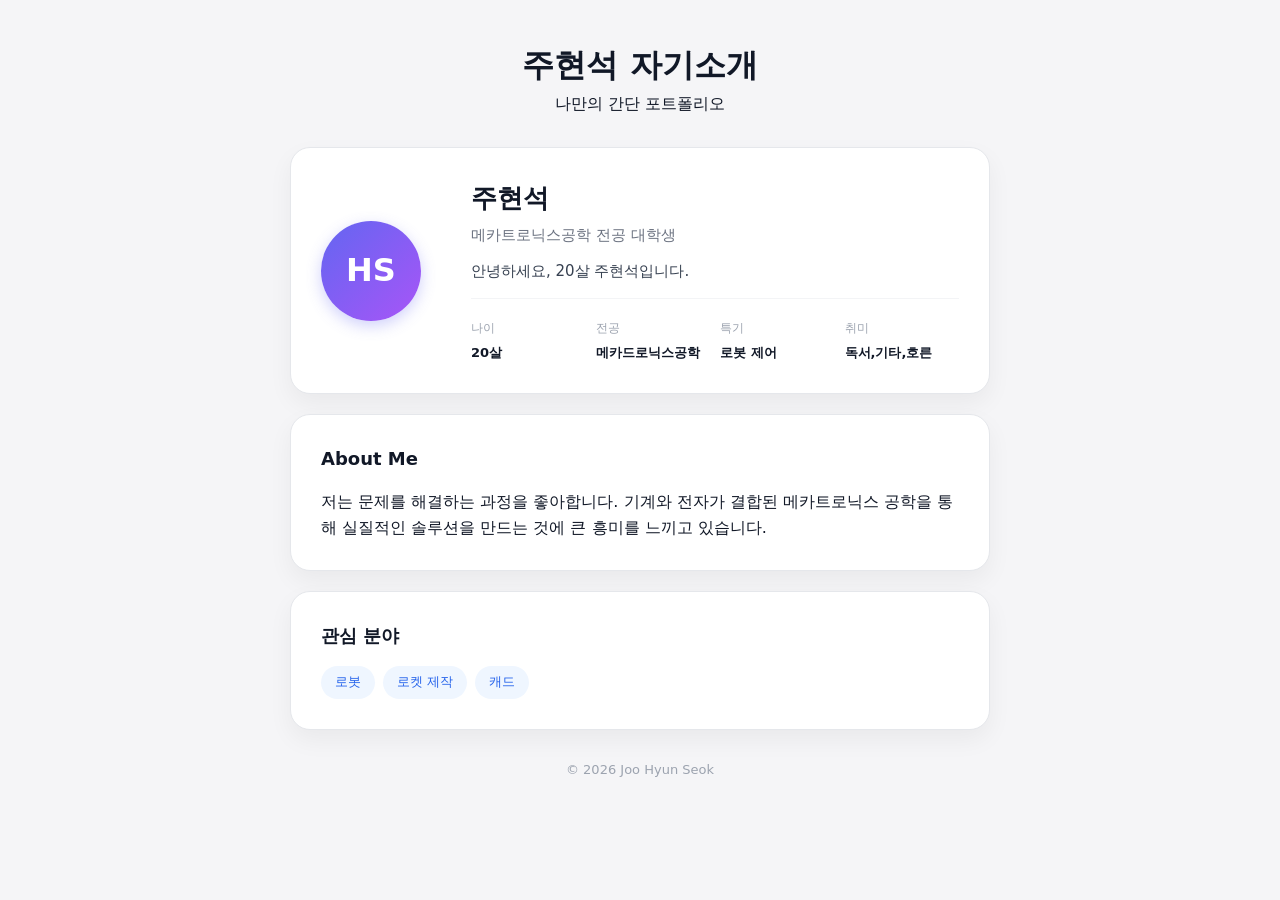
<file: index.html>
<!DOCTYPE html>
<html lang="ko">
<head>
  <meta charset="UTF-8">
  <meta name="viewport" content="width=device-width, initial-scale=1.0">
  <title>주현석 자기소개 홈페이지</title>
  <link rel="stylesheet" href="style.css">
</head>
<body>
  <div class="page">
    <header class="header">
      <h1>주현석 자기소개</h1>
      <p class="subtitle">나만의 간단 포트폴리오</p>
    </header>

    <main class="container">
      <section class="profile-card">
        <div class="profile-left">
          <div class="avatar"><span>HS</span></div>
        </div>
        <div class="profile-right">
          <h2>주현석</h2>
          <p class="profile-role">메카트로닉스공학 전공 대학생</p>
          <p class="summary">안녕하세요, 20살 주현석입니다.</p>
          
          <div class="info-grid">
            <div class="info-item">
              <span class="info-label">나이</span>
              <span class="info-value">20살</span>
            </div>
            <div class="info-item">
              <span class="info-label">전공</span>
              <span class="info-value">메카드로닉스공학</span>
            </div>
            <div class="info-item">
              <span class="info-label">특기</span>
              <span class="info-value">로봇 제어</span>
            </div>
            <div class="info-item">
              <span class="info-label">취미</span>
              <span class="info-value">독서,기타,호른</span>
            </div>
          </div>
        </div>
      </section>

      <section class="section-card">
        <h3>About Me</h3>
        <p>저는 문제를 해결하는 과정을 좋아합니다. 기계와 전자가 결합된 메카트로닉스 공학을 통해 실질적인 솔루션을 만드는 것에 큰 흥미를 느끼고 있습니다.</p>
      </section>

      <section class="section-card">
        <h3>관심 분야</h3>
        <ul class="tag-list">
          <li class="tag">로봇</li>
          <li class="tag">로켓 제작</li>
          <li class="tag">캐드</li>
        </ul>
      </section>

      <footer class="footer">
        <p>© 2026 Joo Hyun Seok</p>
      </footer>
    </main>
  </div>
</body>
</html>
</file>
<file: style.css>
* {
  box-sizing: border-box;
  margin: 0;
  padding: 0;
}

body {
  font-family: system-ui, -apple-system, sans-serif;
  background-color: #f5f5f7;
  color: #111827;
  line-height: 1.6;
}

.page {
  min-height: 100vh;
  display: flex;
  flex-direction: column;
  align-items: center;
  padding: 40px 16px;
}

.container {
  width: 100%;
  max-width: 700px;
}

.header {
  text-align: center;
  margin-bottom: 30px;
}

.profile-card, .section-card {
  background-color: #ffffff;
  border-radius: 20px;
  padding: 30px;
  margin-bottom: 20px;
  box-shadow: 0 10px 25px rgba(0, 0, 0, 0.05);
  border: 1px solid #e5e7eb;
}

.profile-card {
  display: grid;
  grid-template-columns: 120px 1fr;
  gap: 30px;
  align-items: center;
}

.avatar {
  width: 100px;
  height: 100px;
  border-radius: 50%;
  background: linear-gradient(135deg, #6366f1, #a855f7);
  display: flex;
  align-items: center;
  justify-content: center;
  color: white;
  font-size: 32px;
  font-weight: bold;
  box-shadow: 0 5px 15px rgba(99, 102, 241, 0.3);
}

.profile-right h2 { font-size: 26px; margin-bottom: 4px; }
.profile-role { color: #6b7280; font-size: 15px; margin-bottom: 12px; }
.summary { font-size: 15px; color: #374151; margin-bottom: 15px; }

.info-grid {
  display: grid;
  grid-template-columns: repeat(4, 1fr);
  gap: 10px;
  border-top: 1px solid #f3f4f6;
  padding-top: 20px;
  margin-top: 15px;
}

.info-item {
  display: flex;
  flex-direction: column;
  min-width: 0; 
}

.info-label {
  font-size: 12px;
  color: #9ca3af;
  margin-bottom: 4px;
  white-space: nowrap;
}

.info-value {
  font-weight: 600;
  font-size: 13px;
  color: #111827;
  word-break: keep-all;
}

@media (max-width: 600px) {
  .info-grid {
    grid-template-columns: repeat(2, 1fr);
    gap: 15px;
  }
}

.section-card h3 { font-size: 18px; margin-bottom: 15px; color: #111827; }

.tag-list { list-style: none; display: flex; gap: 8px; flex-wrap: wrap; }
.tag {
  background: #eff6ff;
  color: #2563eb;
  padding: 6px 14px;
  border-radius: 50px;
  font-size: 13px;
  font-weight: 500;
}

.footer { text-align: center; margin-top: 30px; color: #9ca3af; font-size: 13px; }

@media (max-width: 600px) {
  .profile-card {
    grid-template-columns: 1fr;
    text-align: center;
    justify-items: center;
  }
}
</file>
